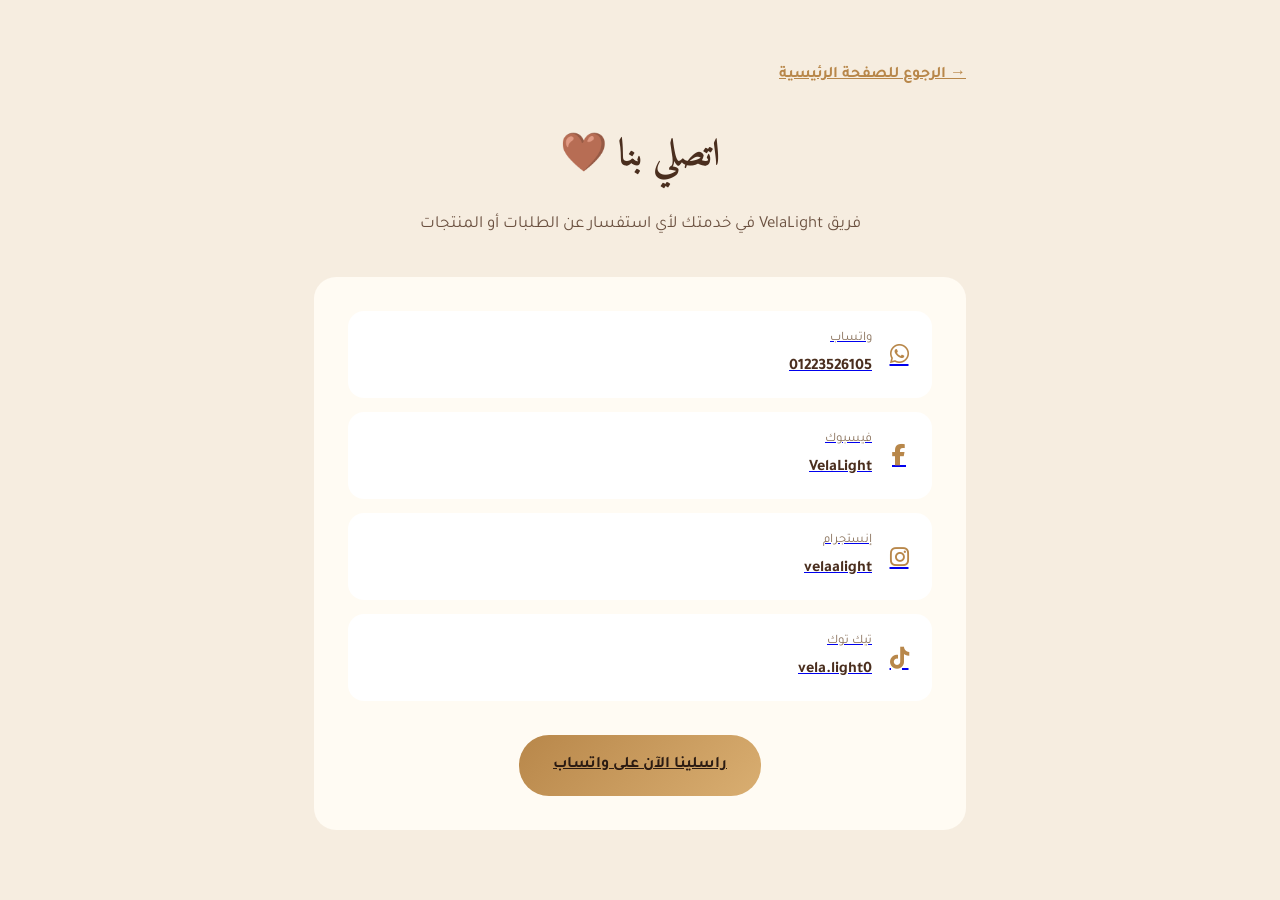
<file: contact.html>
<!DOCTYPE html>
<html lang="ar" dir="rtl">
<head>
<meta charset="UTF-8">
<meta name="viewport" content="width=device-width, initial-scale=1.0">
<title>اتصلي بنا | VelaLight</title>
<meta name="description" content="تواصلي مع فريق VelaLight عبر واتساب أو السوشيال ميديا.">
<link rel="canonical" href="https://velalight.github.io/contact.html">
<link rel="stylesheet" href="https://cdnjs.cloudflare.com/ajax/libs/font-awesome/6.7.2/css/all.min.css">
<link href="https://fonts.googleapis.com/css2?family=Amiri:wght@700&family=Tajawal:wght@400;500;700&display=swap" rel="stylesheet">
<style>
:root{ --cream:#F6EDE0; --ivory:#FFFBF3; --espresso:#4A2E1E; --brass:#B8874A; --brass-light:#D9AE71; --cocoa:#2B1B12; }
*{margin:0;padding:0;box-sizing:border-box;}
body{ font-family:'Tajawal',sans-serif; background:var(--cream); color:var(--cocoa); line-height:1.9; }
.wrap{ max-width:700px; margin:auto; padding:60px 24px; text-align:center; }
a.back{ color:var(--brass); font-weight:bold; text-decoration:underline; display:block; margin-bottom:30px; text-align:right; }
h1{ font-family:'Amiri',serif; color:var(--espresso); font-size:38px; margin-bottom:16px; }
p.sub{ color:#6b5140; font-size:17px; margin-bottom:36px; }
.box{ background:var(--ivory); border-radius:22px; padding:34px; }
.contact-item{
display:flex;
align-items:center;
gap:14px;
background:white;
padding:16px 20px;
border-radius:16px;
margin-bottom:14px;
text-align:right;
transition:.25s;
}
.contact-item:hover{ transform:translateY(-3px); box-shadow:0 12px 26px rgba(43,27,18,.1); }
.contact-item i{ font-size:22px; color:var(--brass); width:26px; text-align:center; }
.contact-item .label{ font-size:13px; color:#8a725c; }
.contact-item .value{ font-weight:bold; color:var(--espresso); }
.cta{
display:inline-block;
margin-top:20px;
padding:15px 34px;
border-radius:30px;
background:linear-gradient(135deg,var(--brass),var(--brass-light));
color:var(--cocoa);
font-weight:bold;
}
</style>
</head>
<body>

<div class="wrap">

<a class="back" href="/">→ الرجوع للصفحة الرئيسية</a>

<h1>اتصلي بنا 🤎</h1>
<p class="sub">فريق VelaLight في خدمتك لأي استفسار عن الطلبات أو المنتجات</p>

<div class="box">

<a class="contact-item" href="https://wa.me/201223526105" target="_blank">
<i class="fab fa-whatsapp"></i>
<div><div class="label">واتساب</div><div class="value">01223526105</div></div>
</a>

<a class="contact-item" href="https://www.facebook.com/VelaLight/" target="_blank">
<i class="fab fa-facebook-f"></i>
<div><div class="label">فيسبوك</div><div class="value">VelaLight</div></div>
</a>

<a class="contact-item" href="https://www.instagram.com/velaalight/" target="_blank">
<i class="fab fa-instagram"></i>
<div><div class="label">إنستجرام</div><div class="value">velaalight</div></div>
</a>

<a class="contact-item" href="https://www.tiktok.com/@vela.light0" target="_blank">
<i class="fab fa-tiktok"></i>
<div><div class="label">تيك توك</div><div class="value">vela.light0</div></div>
</a>

<a class="cta" href="https://wa.me/201223526105?text=عايزة%20أسأل%20عن%20منتج" target="_blank">راسلينا الآن على واتساب</a>

</div>
</div>

</body>
</html>
</file>
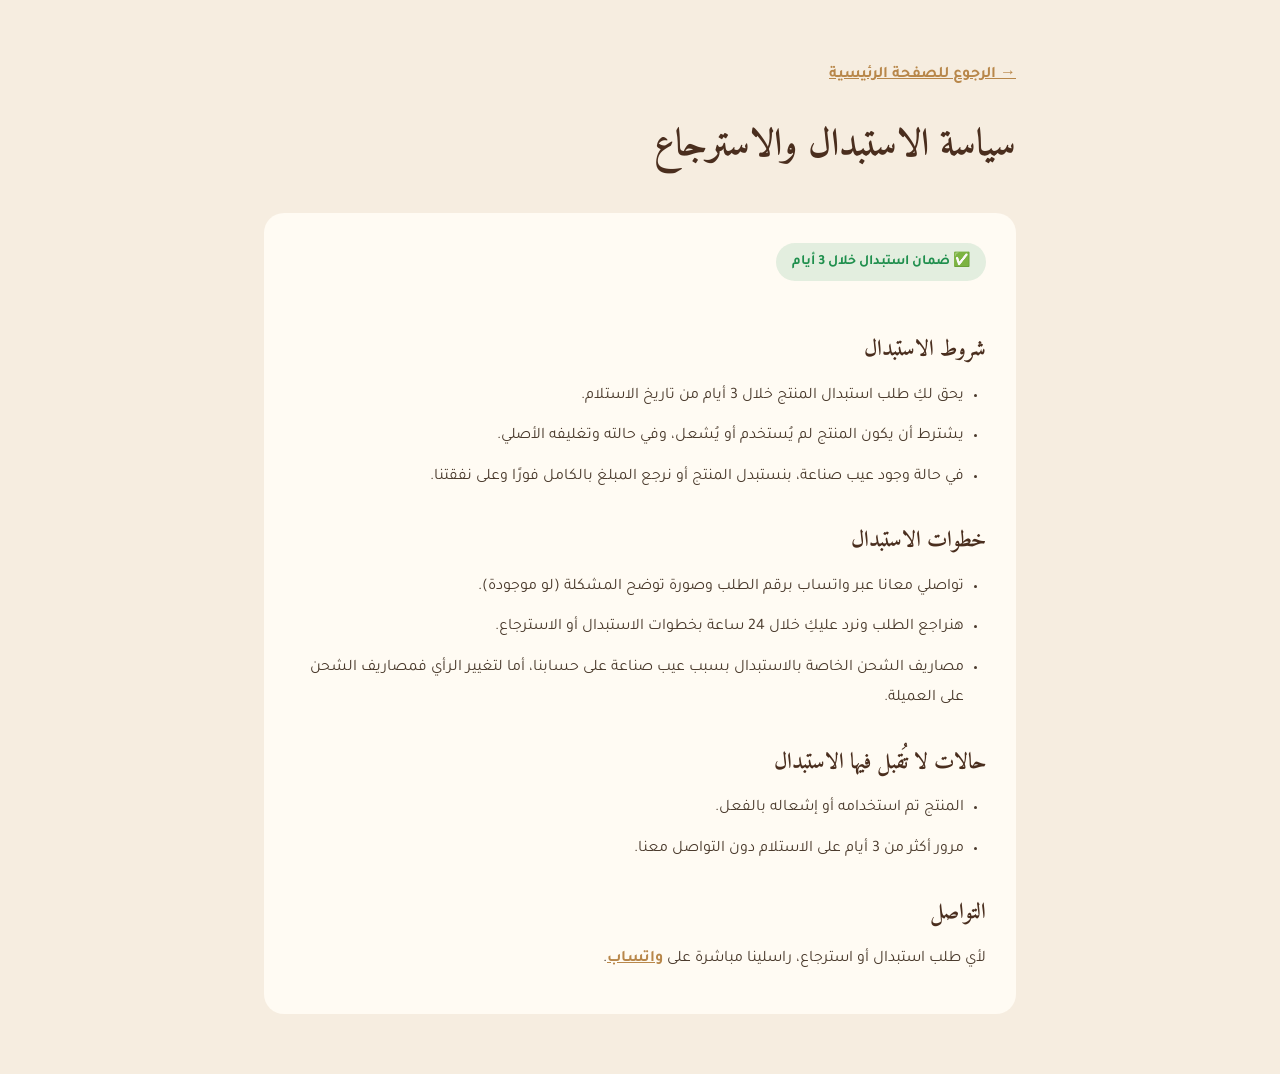
<file: exchange-policy.html>
<!DOCTYPE html>
<html lang="ar" dir="rtl">
<head>
<meta charset="UTF-8">
<meta name="viewport" content="width=device-width, initial-scale=1.0">
<title>سياسة الاستبدال | VelaLight</title>
<meta name="description" content="سياسة الاستبدال والاسترجاع الخاصة بمتجر VelaLight.">
<link rel="canonical" href="https://velalight.github.io/exchange-policy.html">
<link href="https://fonts.googleapis.com/css2?family=Amiri:wght@700&family=Tajawal:wght@400;500;700&display=swap" rel="stylesheet">
<style>
:root{ --cream:#F6EDE0; --ivory:#FFFBF3; --espresso:#4A2E1E; --brass:#B8874A; --cocoa:#2B1B12; }
*{margin:0;padding:0;box-sizing:border-box;}
body{ font-family:'Tajawal',sans-serif; background:var(--cream); color:var(--cocoa); line-height:1.9; }
.wrap{ max-width:800px; margin:auto; padding:60px 24px; }
a.back{ color:var(--brass); font-weight:bold; text-decoration:underline; }
h1{ font-family:'Amiri',serif; color:var(--espresso); font-size:38px; margin:20px 0 30px; }
h2{ font-family:'Amiri',serif; color:var(--espresso); font-size:22px; margin:28px 0 10px; }
p, li{ color:#4a3a2c; font-size:16px; margin-bottom:10px; }
ul{ padding-right:22px; }
.box{ background:var(--ivory); border-radius:20px; padding:30px; margin-top:20px; }
.badge{ display:inline-block; background:rgba(31,143,77,.12); color:#1f8f4d; padding:6px 16px; border-radius:20px; font-weight:bold; font-size:14px; margin-bottom:20px; }
</style>
</head>
<body>

<div class="wrap">

<a class="back" href="/">→ الرجوع للصفحة الرئيسية</a>

<h1>سياسة الاستبدال والاسترجاع</h1>

<div class="box">

<span class="badge">✅ ضمان استبدال خلال 3 أيام</span>

<h2>شروط الاستبدال</h2>
<ul>
<li>يحق لكِ طلب استبدال المنتج خلال 3 أيام من تاريخ الاستلام.</li>
<li>يشترط أن يكون المنتج لم يُستخدم أو يُشعل، وفي حالته وتغليفه الأصلي.</li>
<li>في حالة وجود عيب صناعة، بنستبدل المنتج أو نرجع المبلغ بالكامل فورًا وعلى نفقتنا.</li>
</ul>

<h2>خطوات الاستبدال</h2>
<ul>
<li>تواصلي معانا عبر واتساب برقم الطلب وصورة توضح المشكلة (لو موجودة).</li>
<li>هنراجع الطلب ونرد عليكِ خلال 24 ساعة بخطوات الاستبدال أو الاسترجاع.</li>
<li>مصاريف الشحن الخاصة بالاستبدال بسبب عيب صناعة على حسابنا، أما لتغيير الرأي فمصاريف الشحن على العميلة.</li>
</ul>

<h2>حالات لا تُقبل فيها الاستبدال</h2>
<ul>
<li>المنتج تم استخدامه أو إشعاله بالفعل.</li>
<li>مرور أكثر من 3 أيام على الاستلام دون التواصل معنا.</li>
</ul>

<h2>التواصل</h2>
<p>لأي طلب استبدال أو استرجاع، راسلينا مباشرة على <a class="back" href="https://wa.me/201223526105" target="_blank">واتساب</a>.</p>

</div>
</div>

</body>
</html>
</file>
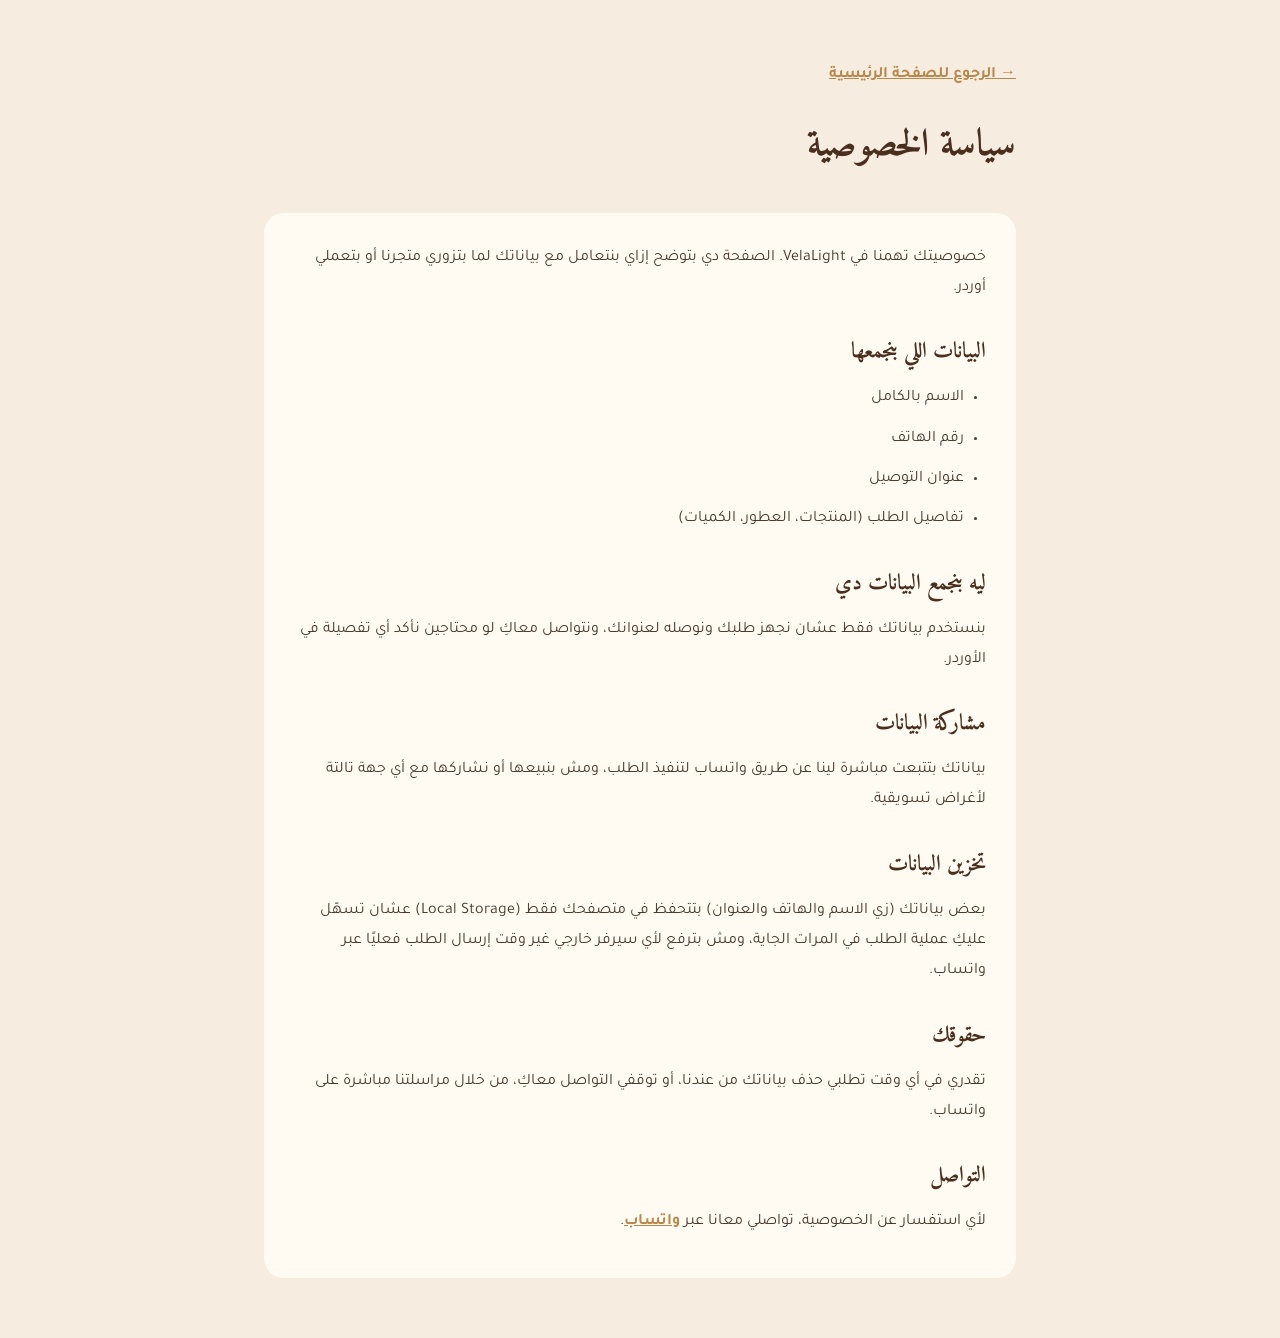
<file: privacy.html>
<!DOCTYPE html>
<html lang="ar" dir="rtl">
<head>
<meta charset="UTF-8">
<meta name="viewport" content="width=device-width, initial-scale=1.0">
<title>سياسة الخصوصية | VelaLight</title>
<meta name="description" content="سياسة الخصوصية الخاصة بمتجر VelaLight للشموع اليدوية الفاخرة.">
<link rel="canonical" href="https://velalight.github.io/privacy.html">
<link href="https://fonts.googleapis.com/css2?family=Amiri:wght@700&family=Tajawal:wght@400;500;700&display=swap" rel="stylesheet">
<style>
:root{ --cream:#F6EDE0; --ivory:#FFFBF3; --espresso:#4A2E1E; --brass:#B8874A; --cocoa:#2B1B12; }
*{margin:0;padding:0;box-sizing:border-box;}
body{ font-family:'Tajawal',sans-serif; background:var(--cream); color:var(--cocoa); line-height:1.9; }
.wrap{ max-width:800px; margin:auto; padding:60px 24px; }
a.back{ color:var(--brass); font-weight:bold; text-decoration:underline; }
h1{ font-family:'Amiri',serif; color:var(--espresso); font-size:38px; margin:20px 0 30px; }
h2{ font-family:'Amiri',serif; color:var(--espresso); font-size:22px; margin:28px 0 10px; }
p, li{ color:#4a3a2c; font-size:16px; margin-bottom:10px; }
ul{ padding-right:22px; }
.box{ background:var(--ivory); border-radius:20px; padding:30px; margin-top:20px; }
</style>
</head>
<body>

<div class="wrap">

<a class="back" href="/">→ الرجوع للصفحة الرئيسية</a>

<h1>سياسة الخصوصية</h1>

<div class="box">

<p>خصوصيتك تهمنا في VelaLight. الصفحة دي بتوضح إزاي بنتعامل مع بياناتك لما بتزوري متجرنا أو بتعملي أوردر.</p>

<h2>البيانات اللي بنجمعها</h2>
<ul>
<li>الاسم بالكامل</li>
<li>رقم الهاتف</li>
<li>عنوان التوصيل</li>
<li>تفاصيل الطلب (المنتجات، العطور، الكميات)</li>
</ul>

<h2>ليه بنجمع البيانات دي</h2>
<p>بنستخدم بياناتك فقط عشان نجهز طلبك ونوصله لعنوانك، ونتواصل معاكِ لو محتاجين نأكد أي تفصيلة في الأوردر.</p>

<h2>مشاركة البيانات</h2>
<p>بياناتك بتتبعت مباشرة لينا عن طريق واتساب لتنفيذ الطلب، ومش بنبيعها أو نشاركها مع أي جهة تالتة لأغراض تسويقية.</p>

<h2>تخزين البيانات</h2>
<p>بعض بياناتك (زي الاسم والهاتف والعنوان) بتتحفظ في متصفحك فقط (Local Storage) عشان تسهّل عليكِ عملية الطلب في المرات الجاية، ومش بترفع لأي سيرفر خارجي غير وقت إرسال الطلب فعليًا عبر واتساب.</p>

<h2>حقوقك</h2>
<p>تقدري في أي وقت تطلبي حذف بياناتك من عندنا، أو توقفي التواصل معاكِ، من خلال مراسلتنا مباشرة على واتساب.</p>

<h2>التواصل</h2>
<p>لأي استفسار عن الخصوصية، تواصلي معانا عبر <a class="back" href="https://wa.me/201223526105" target="_blank">واتساب</a>.</p>

</div>
</div>

</body>
</html>
</file>
